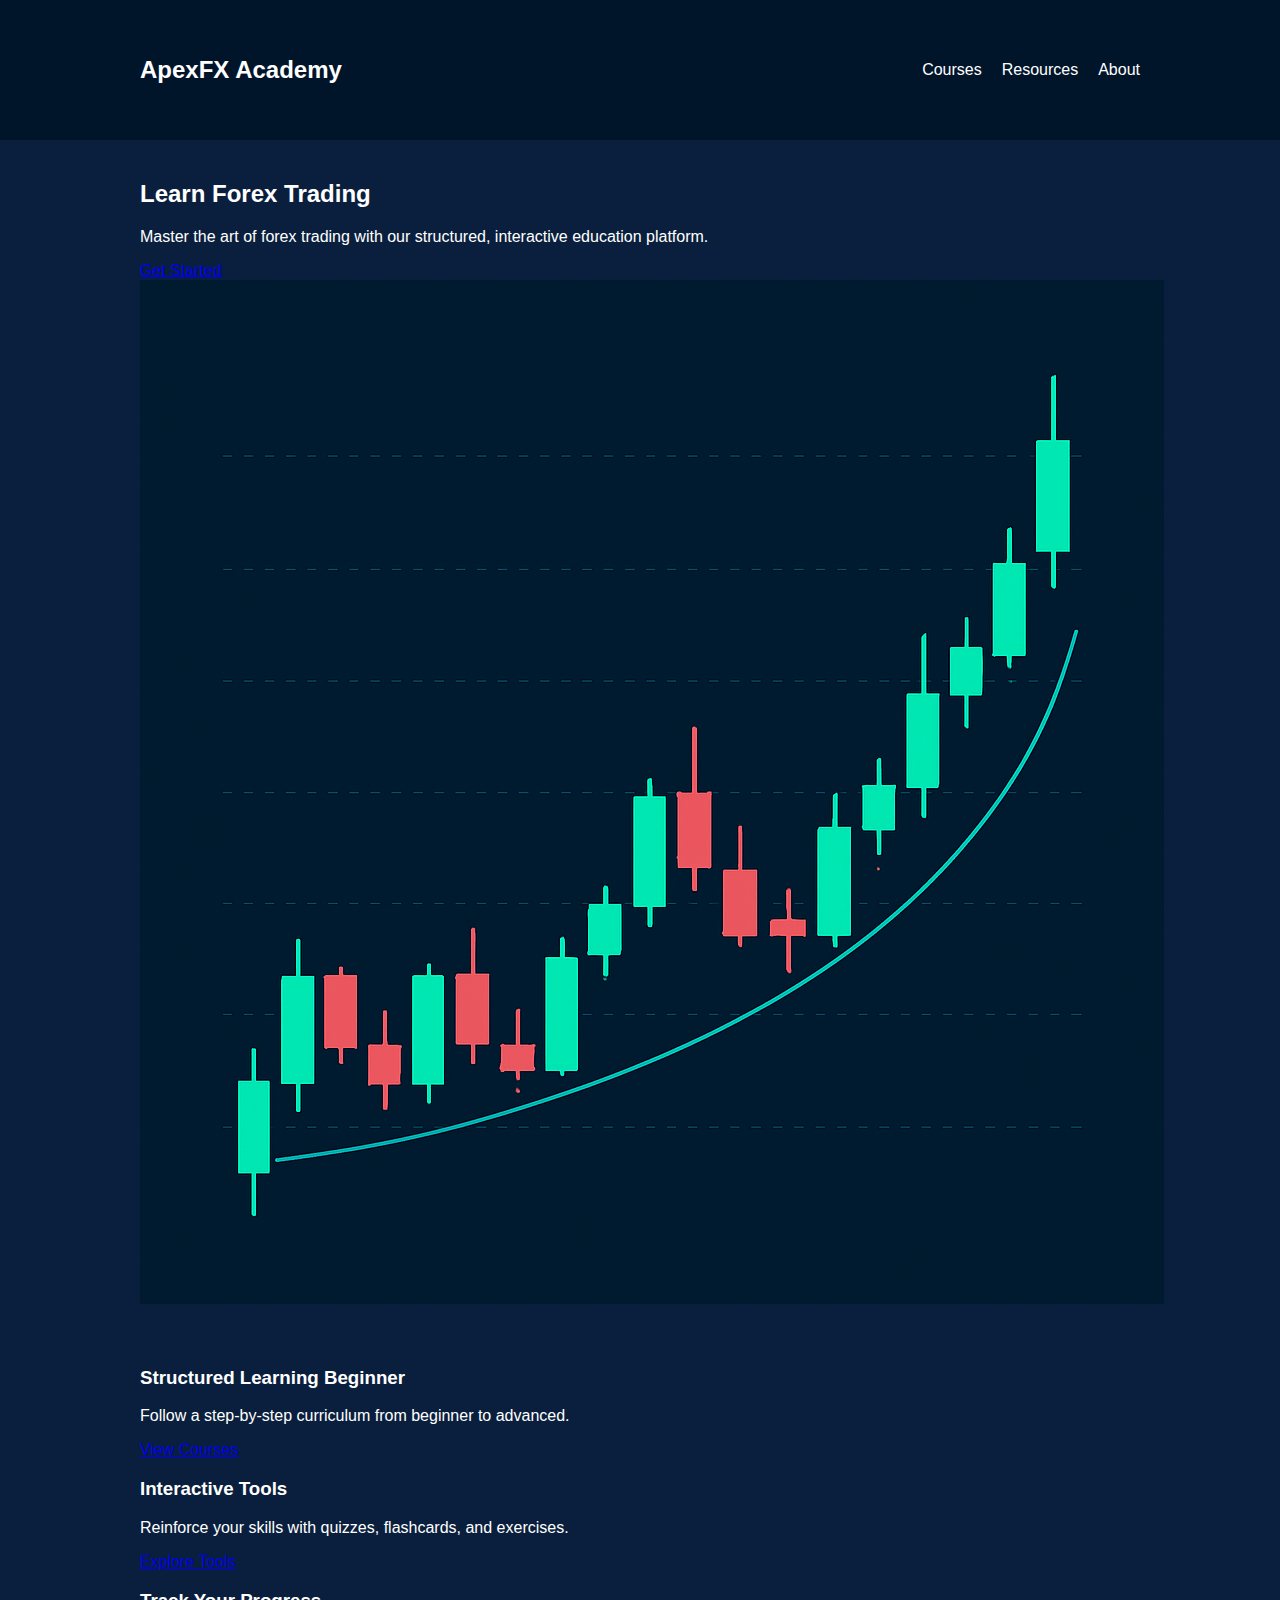
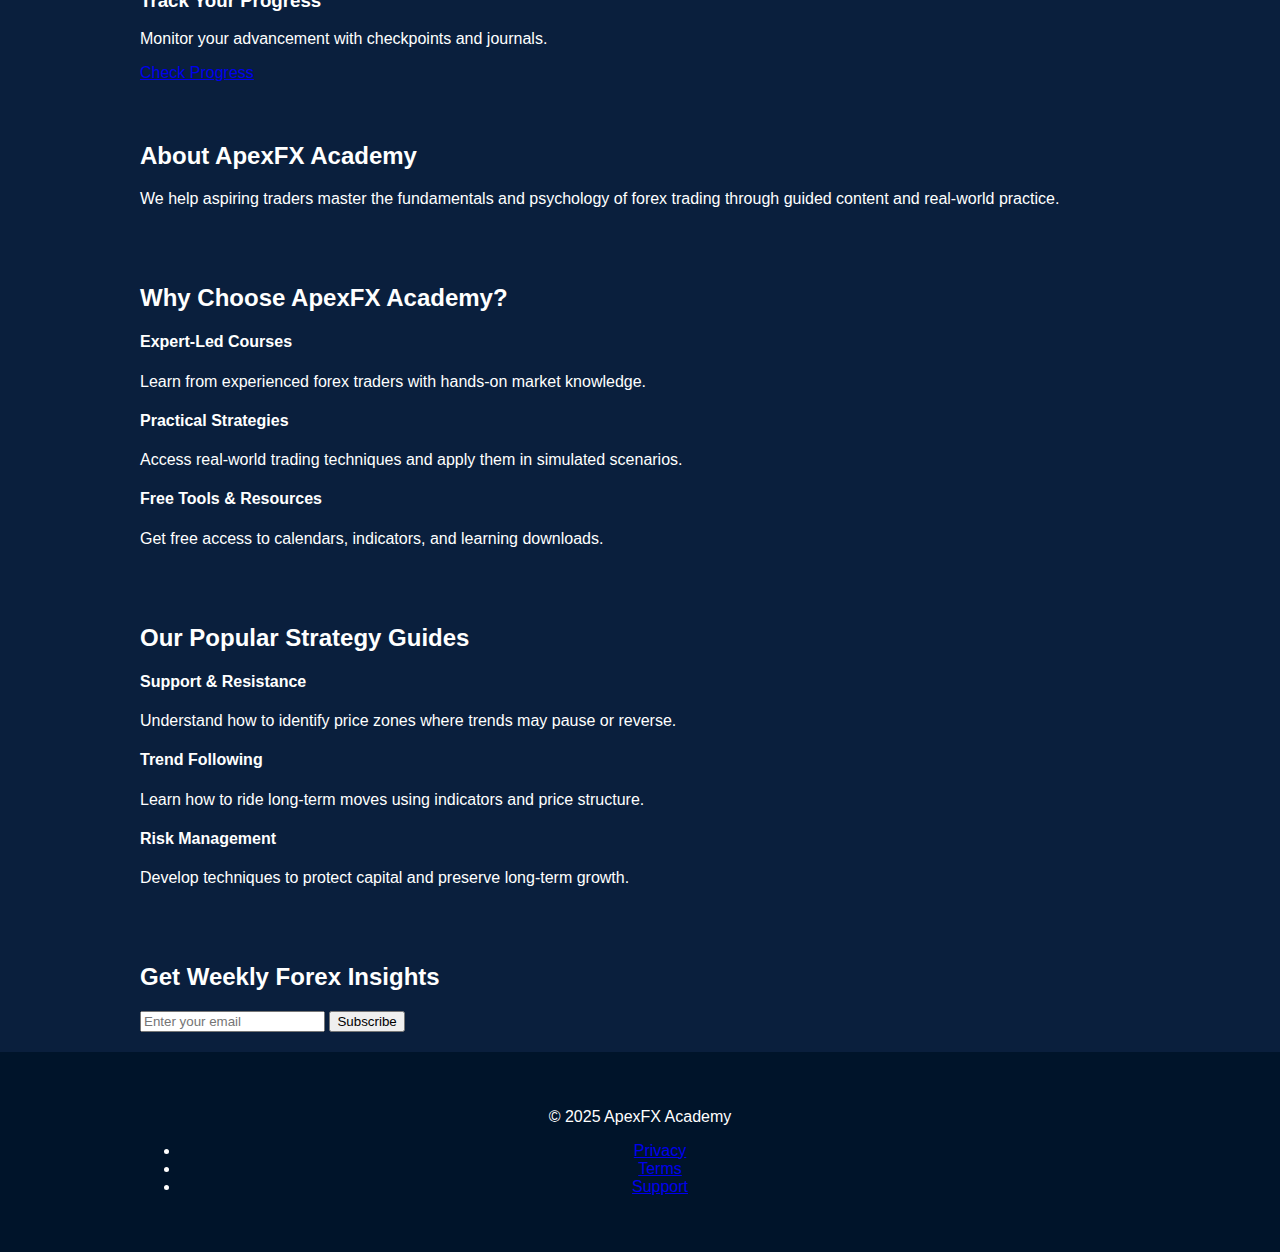
<file: index.html>
<!DOCTYPE html>
<html lang="en">
<head>
  <meta charset="UTF-8" />
  <meta name="viewport" content="width=device-width, initial-scale=1.0"/>
  <title>ApexFX Academy</title>
  <link rel="stylesheet" href="style.css" />
</head>
<body>

<header>
  <div class="container header-content">
    <h1 class="logo">ApexFX Academy</h1>
    <nav>
      <ul class="nav-links">
        <li><a href="#">Courses</a></li>
        <li><a href="#">Resources</a></li>
        <li><a href="#">About</a></li>
      </ul>
    </nav>
  </div>
</header>

<section class="hero">
  <div class="container hero-content">
    <div class="hero-text">
      <h2>Learn Forex Trading</h2>
      <p>Master the art of forex trading with our structured, interactive education platform.</p>
      <a href="beginner.html" class="btn-primary">Get Started</a>
    </div>
    <div class="hero-chart">
      <img src="images/chart-placeholder.png" />
    </div>
  </div>
</section>

<section class="features container">
  <div class="feature">
    <h3>Structured Learning <span class="badge">Beginner</span></h3>
    <p>Follow a step-by-step curriculum from beginner to advanced.</p>
    <a href="beginner.html" class="btn-secondary">View Courses</a>
  </div>
  <div class="feature">
    <h3>Interactive Tools</h3>
    <p>Reinforce your skills with quizzes, flashcards, and exercises.</p>
    <a href="#" class="btn-secondary">Explore Tools</a>
  </div>
  <div class="feature">
    <h3>Track Your Progress</h3>
    <p>Monitor your advancement with checkpoints and journals.</p>
    <a href="#" class="btn-secondary">Check Progress</a>
  </div>
</section>

<section class="about container">
  <h2>About ApexFX Academy</h2>
  <p>We help aspiring traders master the fundamentals and psychology of forex trading through guided content and real-world practice.</p>
</section>

<section class="why-choose container">
  <h2>Why Choose ApexFX Academy?</h2>
  <div class="why-grid">
    <div class="why-card">
      <h4>Expert-Led Courses</h4>
      <p>Learn from experienced forex traders with hands-on market knowledge.</p>
    </div>
    <div class="why-card">
      <h4>Practical Strategies</h4>
      <p>Access real-world trading techniques and apply them in simulated scenarios.</p>
    </div>
    <div class="why-card">
      <h4>Free Tools & Resources</h4>
      <p>Get free access to calendars, indicators, and learning downloads.</p>
    </div>
  </div>
</section>


<section class="strategy-guides container">
  <h2>Our Popular Strategy Guides</h2>
  <div class="strategy-grid">
    <div class="strategy-card">
      <h4>Support & Resistance</h4>
      <p>Understand how to identify price zones where trends may pause or reverse.</p>
    </div>
    <div class="strategy-card">
      <h4>Trend Following</h4>
      <p>Learn how to ride long-term moves using indicators and price structure.</p>
    </div>
    <div class="strategy-card">
      <h4>Risk Management</h4>
      <p>Develop techniques to protect capital and preserve long-term growth.</p>
    </div>
  </div>
</section>

<section class="newsletter container">
  <h2>Get Weekly Forex Insights</h2>
  <form>
    <input type="email" placeholder="Enter your email" required />
    <button type="submit" class="btn-primary">Subscribe</button>
  </form>
</section>

<footer>
  <div class="container footer-content">
    <p>© 2025 ApexFX Academy</p>
    <ul>
      <li><a href="#">Privacy</a></li>
      <li><a href="#">Terms</a></li>
      <li><a href="#">Support</a></li>
    </ul>
  </div>
</footer>

</body>
</html>
</file>
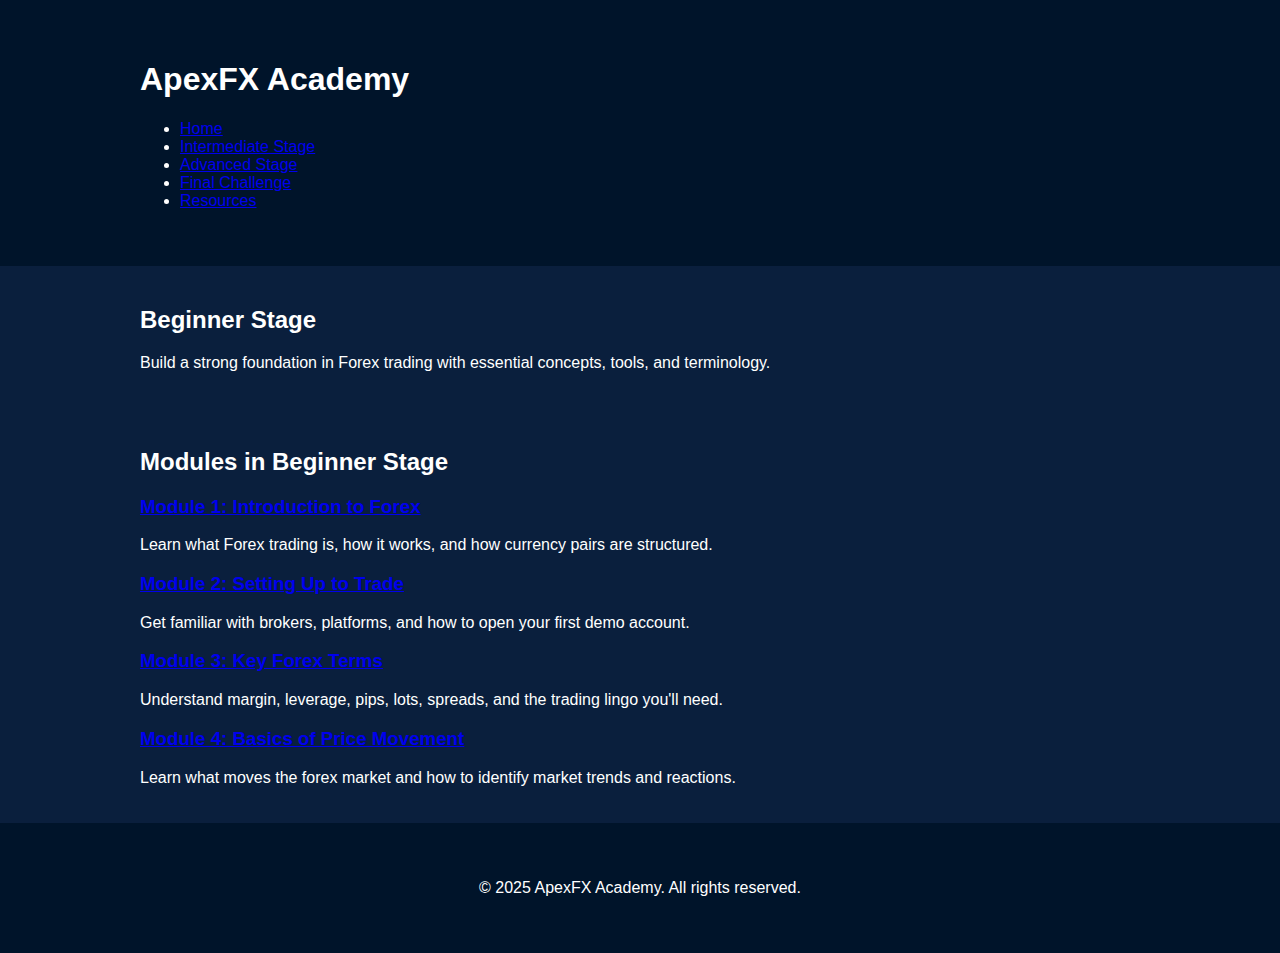
<file: beginner.html>
<!DOCTYPE html>
<html lang="en">
<head>
  <meta charset="UTF-8">
  <meta name="viewport" content="width=device-width, initial-scale=1">
  <title>Beginner Stage - ApexFX Academy</title>
  <link rel="stylesheet" href="style.css">
</head>
<body>

<header>
  <div class="container">
    <h1>ApexFX Academy</h1>
    <nav>
      <ul>
        <li><a href="index.html">Home</a></li>
        <li><a href="intermediate.html">Intermediate Stage</a></li>
        <li><a href="advanced.html">Advanced Stage</a></li>
        <li><a href="final-challenge.html">Final Challenge</a></li>
        <li><a href="resources.html">Resources</a></li>
      </ul>
    </nav>
  </div>
</header>

<main>
  <section class="hero">
    <div class="container">
      <h2>Beginner Stage</h2>
      <p>Build a strong foundation in Forex trading with essential concepts, tools, and terminology.</p>
    </div>
  </section>

  <section class="modules">
    <div class="container">
      <h2>Modules in Beginner Stage</h2>
      <div class="module-cards">
        <div class="module-card">
          <h3><a href="module1.html">Module 1: Introduction to Forex</a></h3>
          <p>Learn what Forex trading is, how it works, and how currency pairs are structured.</p>
        </div>
        <div class="module-card">
          <h3><a href="module2.html">Module 2: Setting Up to Trade</a></h3>
          <p>Get familiar with brokers, platforms, and how to open your first demo account.</p>
        </div>
        <div class="module-card">
          <h3><a href="module3.html">Module 3: Key Forex Terms</a></h3>
          <p>Understand margin, leverage, pips, lots, spreads, and the trading lingo you'll need.</p>
        </div>
        <div class="module-card">
          <h3><a href="module4.html">Module 4: Basics of Price Movement</a></h3>
          <p>Learn what moves the forex market and how to identify market trends and reactions.</p>
        </div>
      </div>
    </div>
  </section>
</main>

<footer>
  <div class="container">
    <p>© 2025 ApexFX Academy. All rights reserved.</p>
  </div>
</footer>

</body>
</html>
</file>
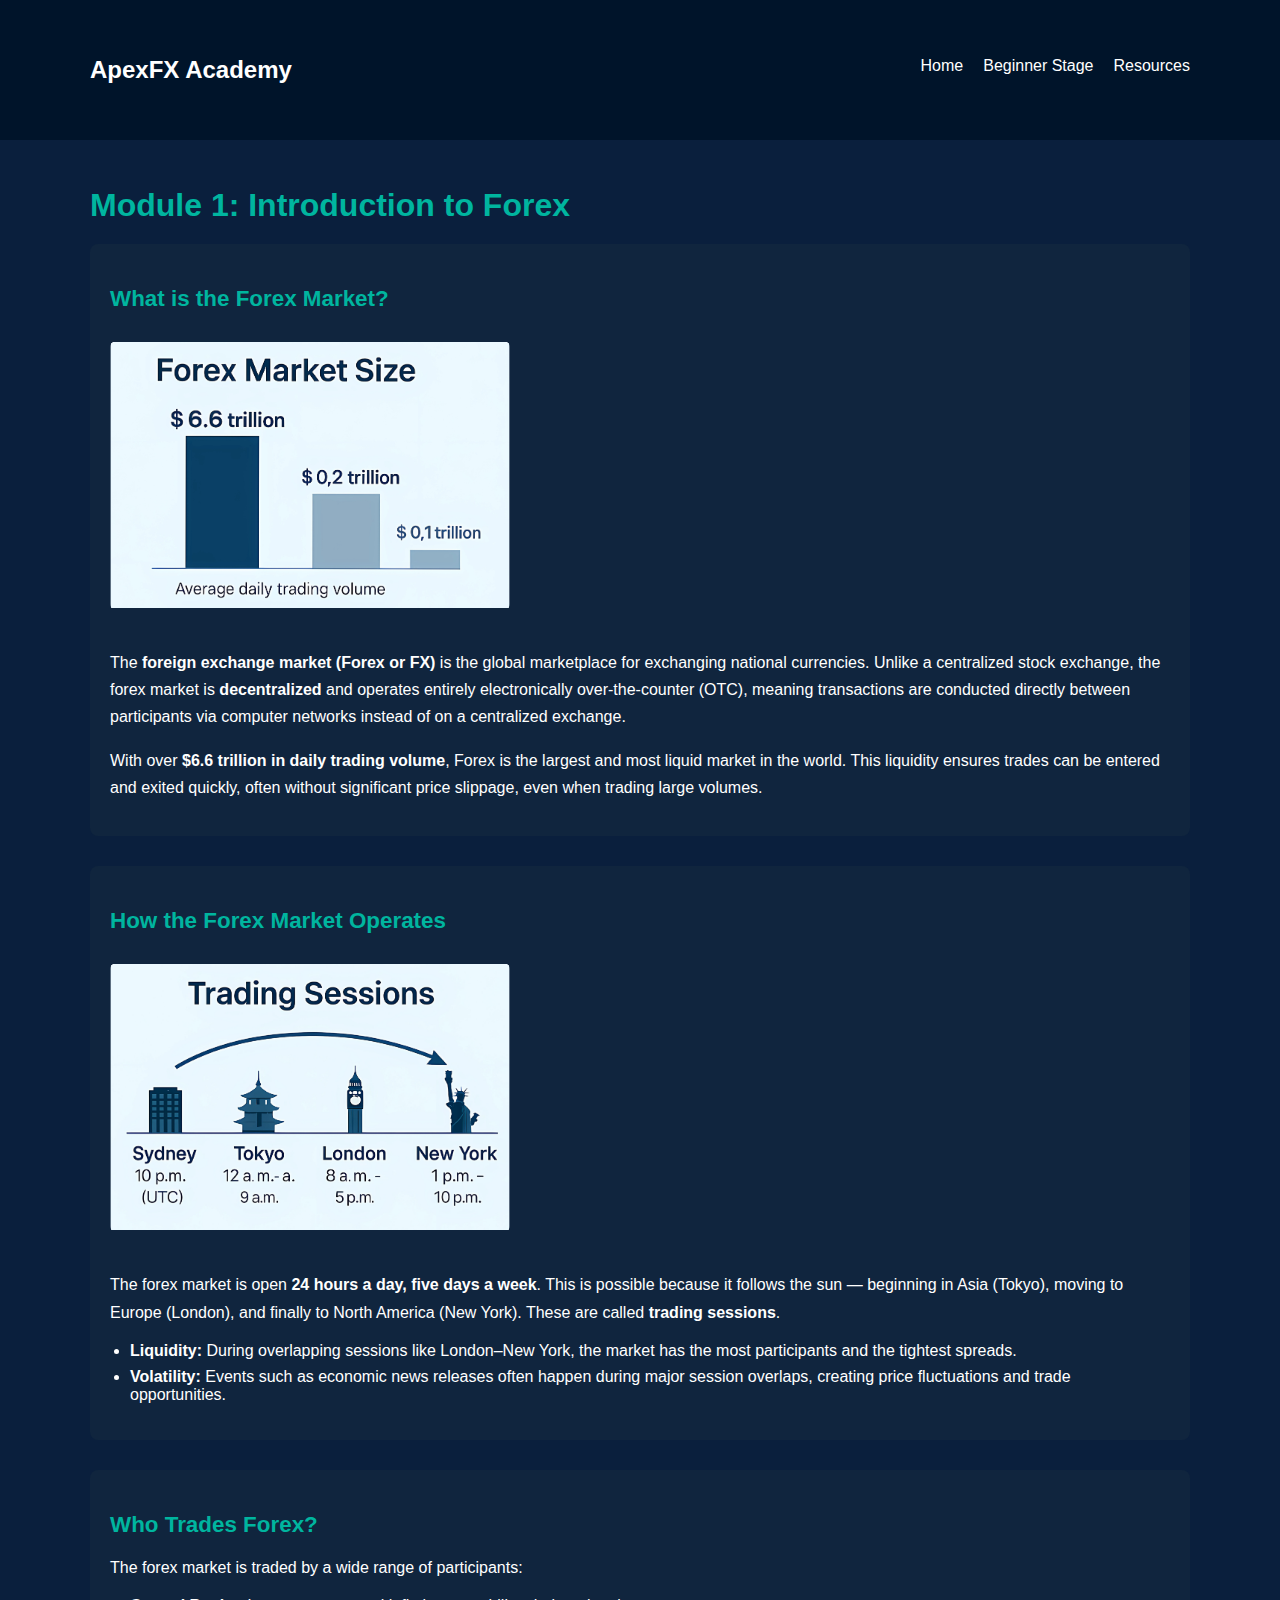
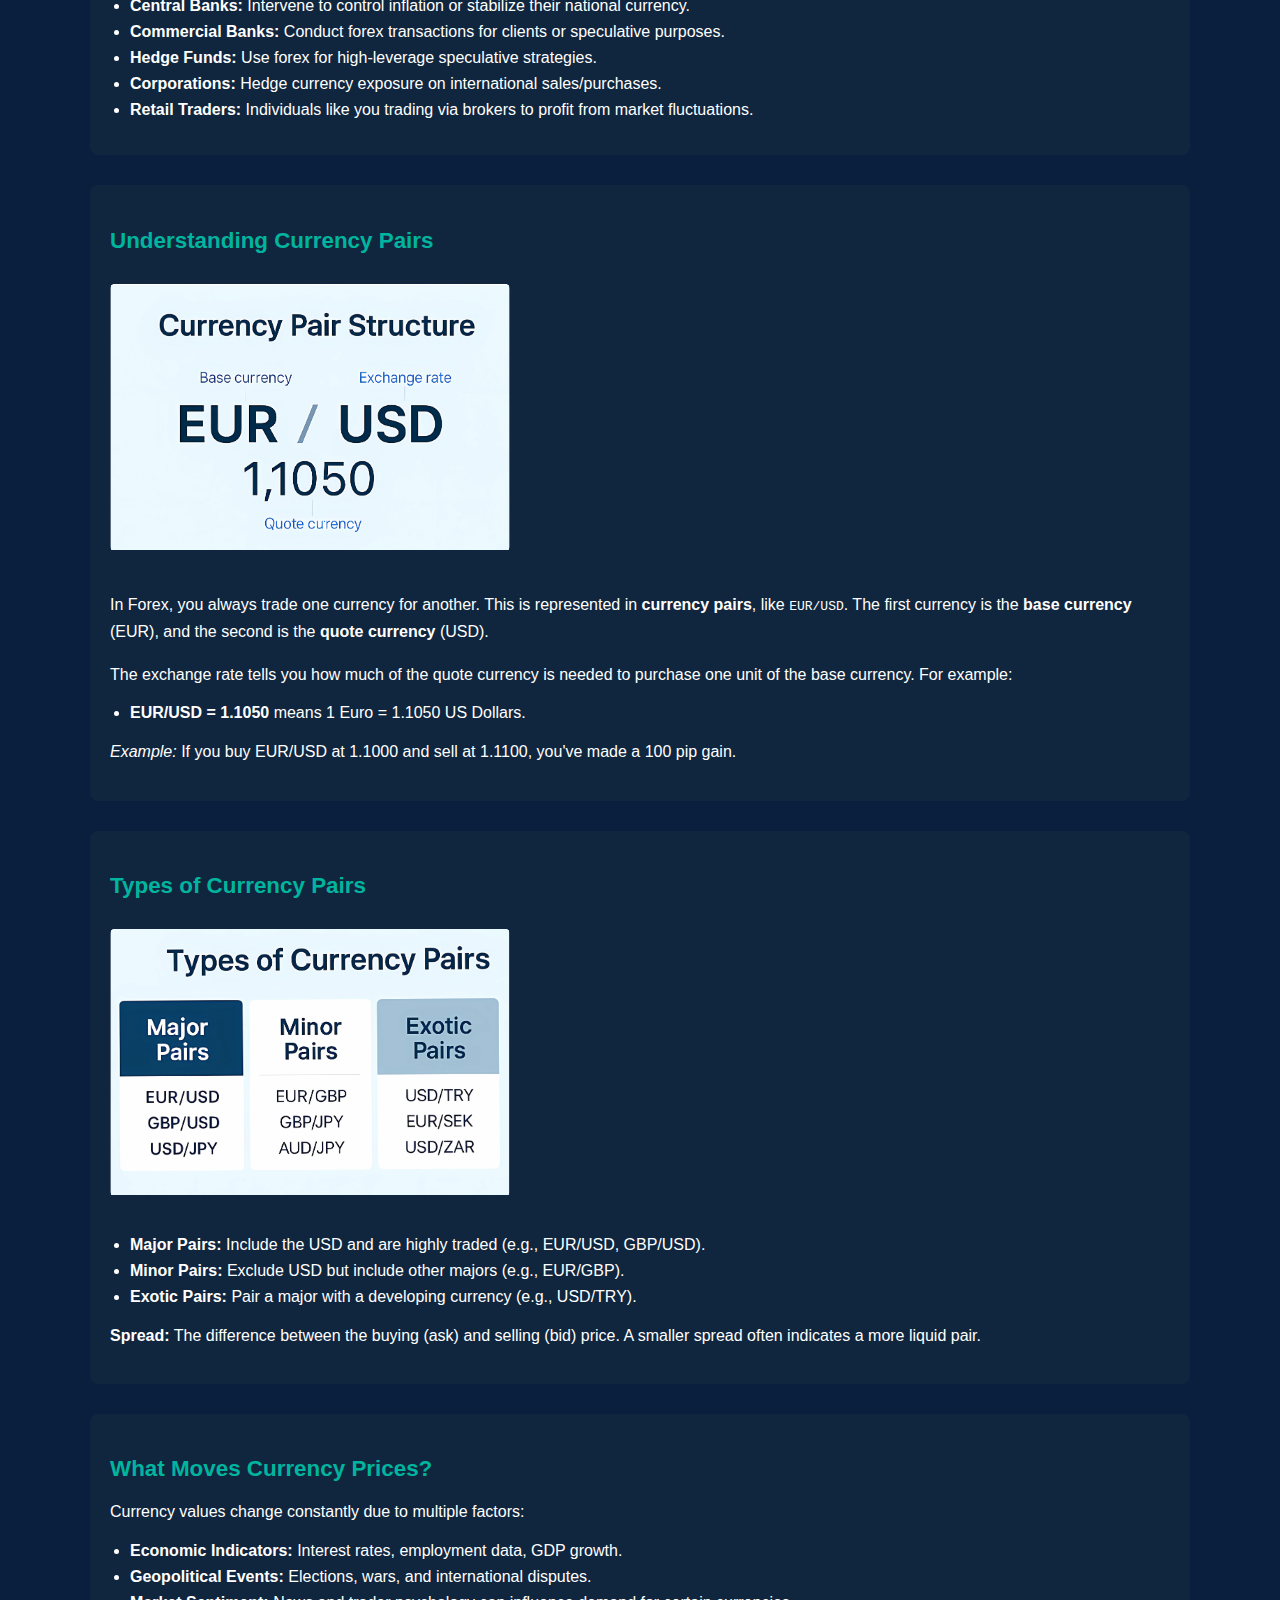
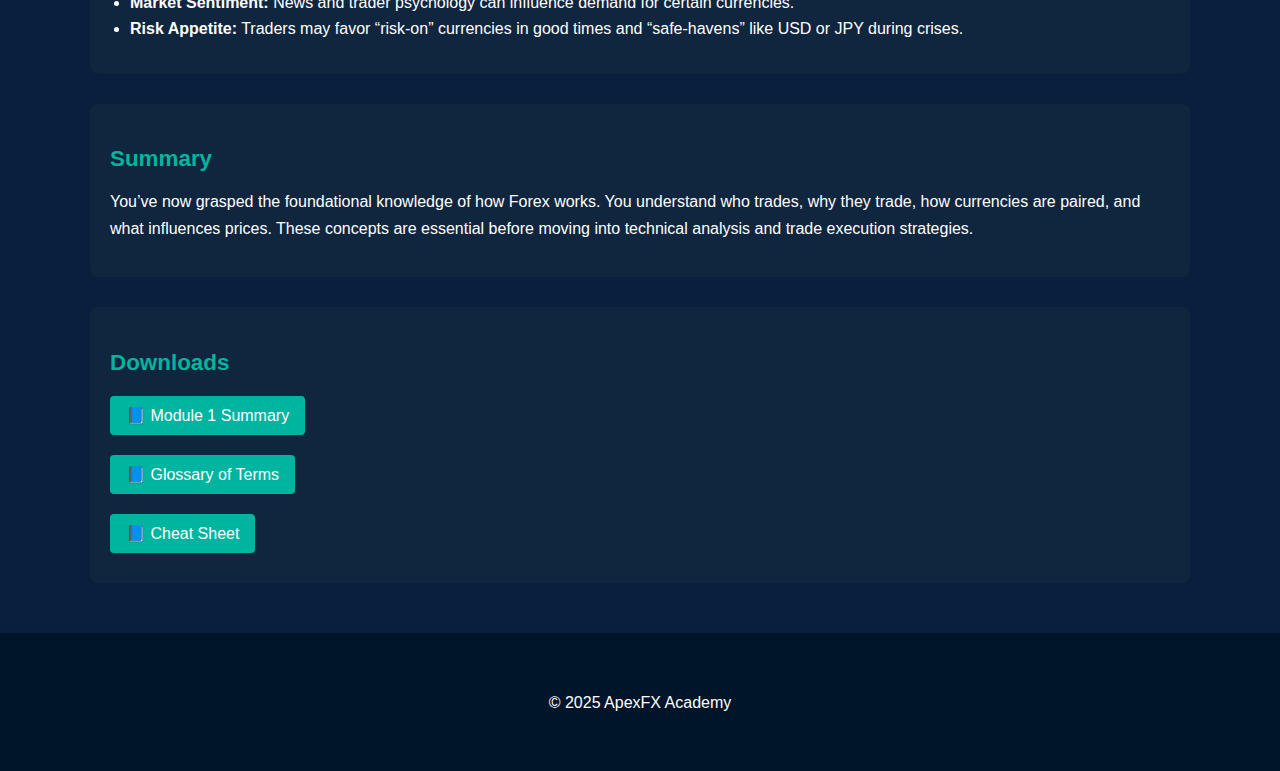
<file: module1.html>
<!DOCTYPE html>
<html lang="en">
<head>
  <meta charset="UTF-8" />
  <meta name="viewport" content="width=device-width, initial-scale=1.0"/>
  <title>Module 1: Introduction to Forex - ApexFX Academy</title>
  <link rel="stylesheet" href="style.css" />
  <style>
    body { background: #0A1F3D; color: white; font-family: 'Poppins', sans-serif; margin: 0; }
    .container { width: 90%; max-width: 1100px; margin: auto; padding: 20px; }
    section { background: #10253e; padding: 20px; border-radius: 8px; margin-bottom: 30px; }
    h2 { font-size: 2em; color: #00B59F; margin-bottom: 20px; }
    h3 { font-size: 1.4em; color: #00B59F; margin-bottom: 10px; }
    p { line-height: 1.7; margin-bottom: 15px; }
    ul { padding-left: 20px; }
    li { margin-bottom: 8px; }
    img { max-width: 100%; margin: 20px 0; border-radius: 5px; }
    a.download-link { background: #00B59F; padding: 10px 16px; border-radius: 4px; color: white; text-decoration: none; display: inline-block; margin: 10px 0; }
  </style>
</head>
<body>
<header>
  <div class="container header-content">
    <h1 class="logo">ApexFX Academy</h1>
    <nav>
      <ul class="nav-links">
        <li><a href="index.html">Home</a></li>
        <li><a href="beginner.html">Beginner Stage</a></li>
        <li><a href="resources.html">Resources</a></li>
      </ul>
    </nav>
  </div>
</header>

<main class="container">
  <h2>Module 1: Introduction to Forex</h2>

  <section>
    <h3>What is the Forex Market?</h3>
    <img src="images/market_size.svg" alt="Forex Market Size">
    <p>The <strong>foreign exchange market (Forex or FX)</strong> is the global marketplace for exchanging national currencies. Unlike a centralized stock exchange, the forex market is <strong>decentralized</strong> and operates entirely electronically over-the-counter (OTC), meaning transactions are conducted directly between participants via computer networks instead of on a centralized exchange.</p>
    <p>With over <strong>$6.6 trillion in daily trading volume</strong>, Forex is the largest and most liquid market in the world. This liquidity ensures trades can be entered and exited quickly, often without significant price slippage, even when trading large volumes.</p>
  </section>

  <section>
    <h3>How the Forex Market Operates</h3>
    <img src="images/session_timeline.svg" alt="Trading Sessions">
    <p>The forex market is open <strong>24 hours a day, five days a week</strong>. This is possible because it follows the sun — beginning in Asia (Tokyo), moving to Europe (London), and finally to North America (New York). These are called <strong>trading sessions</strong>.</p>
    <ul>
      <li><strong>Liquidity:</strong> During overlapping sessions like London–New York, the market has the most participants and the tightest spreads.</li>
      <li><strong>Volatility:</strong> Events such as economic news releases often happen during major session overlaps, creating price fluctuations and trade opportunities.</li>
    </ul>
  </section>

  <section>
    <h3>Who Trades Forex?</h3>
    <p>The forex market is traded by a wide range of participants:</p>
    <ul>
      <li><strong>Central Banks:</strong> Intervene to control inflation or stabilize their national currency.</li>
      <li><strong>Commercial Banks:</strong> Conduct forex transactions for clients or speculative purposes.</li>
      <li><strong>Hedge Funds:</strong> Use forex for high-leverage speculative strategies.</li>
      <li><strong>Corporations:</strong> Hedge currency exposure on international sales/purchases.</li>
      <li><strong>Retail Traders:</strong> Individuals like you trading via brokers to profit from market fluctuations.</li>
    </ul>
  </section>

  <section>
    <h3>Understanding Currency Pairs</h3>
    <img src="images/pair_structure.svg" alt="Currency Pair Structure">
    <p>In Forex, you always trade one currency for another. This is represented in <strong>currency pairs</strong>, like <code>EUR/USD</code>. The first currency is the <strong>base currency</strong> (EUR), and the second is the <strong>quote currency</strong> (USD).</p>
    <p>The exchange rate tells you how much of the quote currency is needed to purchase one unit of the base currency. For example:</p>
    <ul>
      <li><strong>EUR/USD = 1.1050</strong> means 1 Euro = 1.1050 US Dollars.</li>
    </ul>
    <p><em>Example:</em> If you buy EUR/USD at 1.1000 and sell at 1.1100, you've made a 100 pip gain.</p>
  </section>

  <section>
    <h3>Types of Currency Pairs</h3>
    <img src="images/pair_types.svg" alt="Types of Currency Pairs">
    <ul>
      <li><strong>Major Pairs:</strong> Include the USD and are highly traded (e.g., EUR/USD, GBP/USD).</li>
      <li><strong>Minor Pairs:</strong> Exclude USD but include other majors (e.g., EUR/GBP).</li>
      <li><strong>Exotic Pairs:</strong> Pair a major with a developing currency (e.g., USD/TRY).</li>
    </ul>
    <p><strong>Spread:</strong> The difference between the buying (ask) and selling (bid) price. A smaller spread often indicates a more liquid pair.</p>
  </section>

  <section>
    <h3>What Moves Currency Prices?</h3>
    <p>Currency values change constantly due to multiple factors:</p>
    <ul>
      <li><strong>Economic Indicators:</strong> Interest rates, employment data, GDP growth.</li>
      <li><strong>Geopolitical Events:</strong> Elections, wars, and international disputes.</li>
      <li><strong>Market Sentiment:</strong> News and trader psychology can influence demand for certain currencies.</li>
      <li><strong>Risk Appetite:</strong> Traders may favor “risk-on” currencies in good times and “safe-havens” like USD or JPY during crises.</li>
    </ul>
  </section>

  <section>
    <h3>Summary</h3>
    <p>You’ve now grasped the foundational knowledge of how Forex works. You understand who trades, why they trade, how currencies are paired, and what influences prices. These concepts are essential before moving into technical analysis and trade execution strategies.</p>
  </section>

  <section class="downloads">
    <h3>Downloads</h3>
    <a class="download-link" href="downloads/Module1_Summary.pdf" download>📘 Module 1 Summary</a><br>
    <a class="download-link" href="downloads/Module1_Glossary.pdf" download>📘 Glossary of Terms</a><br>
    <a class="download-link" href="downloads/Module1_CheatSheet.pdf" download>📘 Cheat Sheet</a>
  </section>
</main>

<footer>
  <div class="container footer-content">
    <p>© 2025 ApexFX Academy</p>
  </div>
</footer>
</body>
</html>
</file>
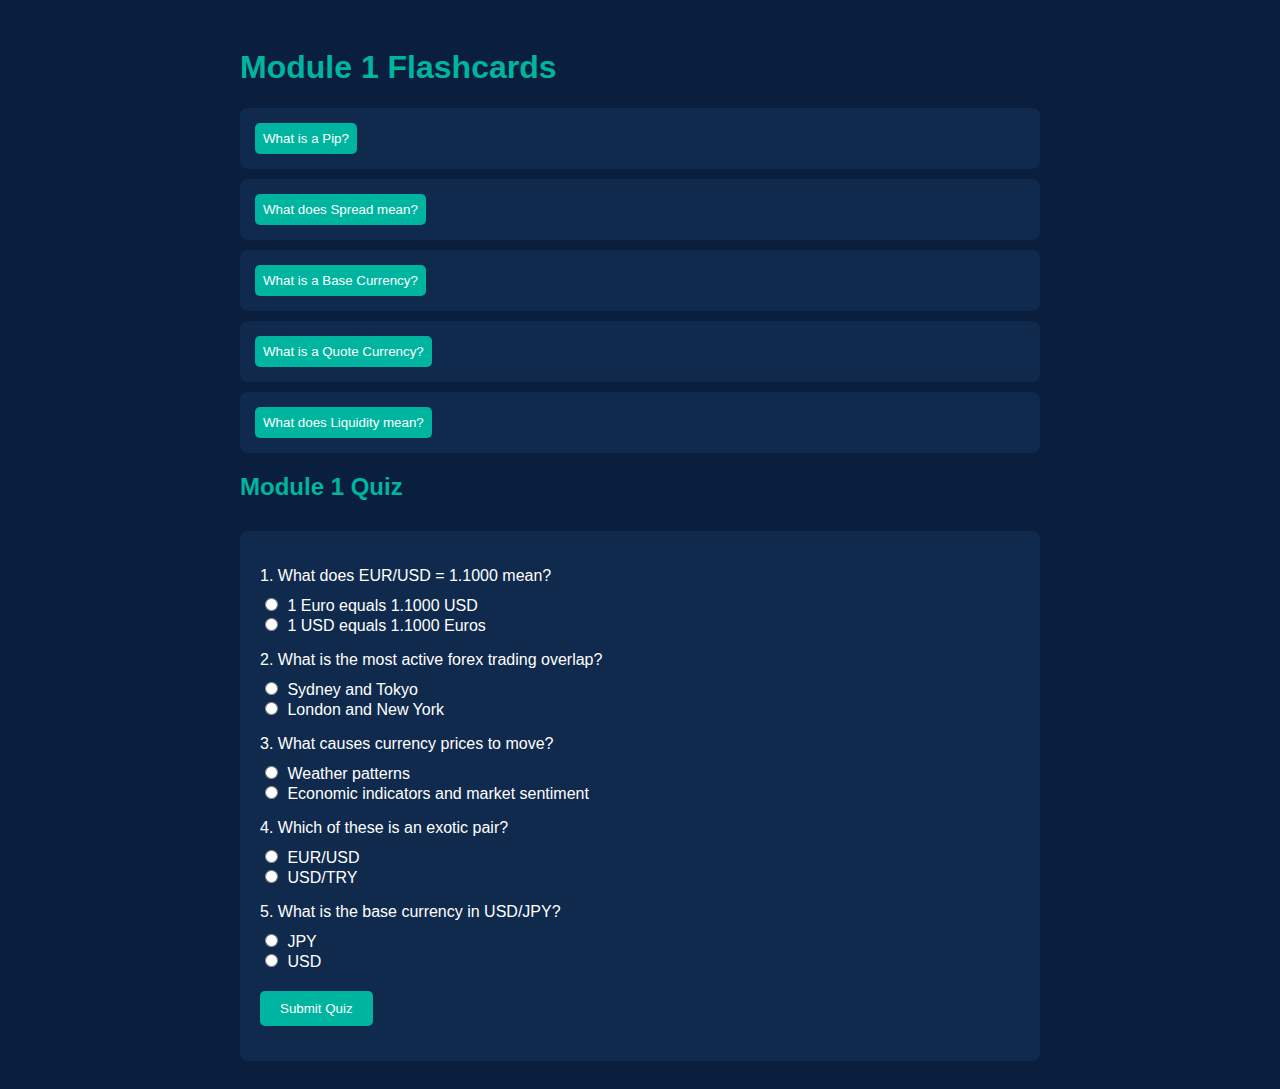
<file: module1_quiz_flashcards.html>
<!DOCTYPE html>
<html lang="en">
<head>
  <meta charset="UTF-8">
  <title>Module 1 Quiz & Flashcards - ApexFX Academy</title>
  <style>
    body { font-family: Arial, sans-serif; background: #0A1F3D; color: white; padding: 20px; }
    .container { max-width: 800px; margin: auto; }
    h1, h2 { color: #00B59F; }
    .flashcard { background: #102a4d; padding: 15px; margin-bottom: 10px; border-radius: 8px; }
    .flashcard button { background: #00B59F; color: white; padding: 8px; border: none; cursor: pointer; border-radius: 5px; }
    .flashcard p { display: none; margin-top: 10px; color: #cceeff; }
    .quiz { background: #102a4d; padding: 20px; margin-top: 30px; border-radius: 8px; }
    .quiz p { margin-bottom: 10px; }
    .quiz input { margin-right: 5px; }
    .btn-submit { margin-top: 20px; background: #00B59F; color: white; padding: 10px 20px; border: none; border-radius: 5px; cursor: pointer; }
    #quizResult { margin-top: 15px; font-weight: bold; }
  </style>
</head>
<body>
  <div class="container">
    <h1>Module 1 Flashcards</h1>
    <div class="flashcard">
      <button onclick="this.nextElementSibling.style.display='block'">What is a Pip?</button>
      <p>A pip is the smallest price movement in forex, typically 0.0001 for most pairs.</p>
    </div>
    <div class="flashcard">
      <button onclick="this.nextElementSibling.style.display='block'">What does Spread mean?</button>
      <p>Spread is the difference between the bid and ask price in a currency pair.</p>
    </div>
    <div class="flashcard">
      <button onclick="this.nextElementSibling.style.display='block'">What is a Base Currency?</button>
      <p>The first currency in a pair; in EUR/USD, it's EUR.</p>
    </div>
    <div class="flashcard">
      <button onclick="this.nextElementSibling.style.display='block'">What is a Quote Currency?</button>
      <p>The second currency in a pair; in EUR/USD, it's USD.</p>
    </div>
    <div class="flashcard">
      <button onclick="this.nextElementSibling.style.display='block'">What does Liquidity mean?</button>
      <p>Liquidity is how easily an asset can be bought or sold without affecting its price.</p>
    </div>

    <h2>Module 1 Quiz</h2>
    <form class="quiz" onsubmit="return checkQuiz();">
      <p>1. What does EUR/USD = 1.1000 mean?</p>
      <label><input type="radio" name="q1" value="a"> 1 Euro equals 1.1000 USD</label><br>
      <label><input type="radio" name="q1" value="b"> 1 USD equals 1.1000 Euros</label><br>

      <p>2. What is the most active forex trading overlap?</p>
      <label><input type="radio" name="q2" value="a"> Sydney and Tokyo</label><br>
      <label><input type="radio" name="q2" value="b"> London and New York</label><br>

      <p>3. What causes currency prices to move?</p>
      <label><input type="radio" name="q3" value="a"> Weather patterns</label><br>
      <label><input type="radio" name="q3" value="b"> Economic indicators and market sentiment</label><br>

      <p>4. Which of these is an exotic pair?</p>
      <label><input type="radio" name="q4" value="a"> EUR/USD</label><br>
      <label><input type="radio" name="q4" value="b"> USD/TRY</label><br>

      <p>5. What is the base currency in USD/JPY?</p>
      <label><input type="radio" name="q5" value="a"> JPY</label><br>
      <label><input type="radio" name="q5" value="b"> USD</label><br>

      <button type="submit" class="btn-submit">Submit Quiz</button>
      <p id="quizResult"></p>
    </form>
  </div>

  <script>
    function checkQuiz() {
      const answers = {
        q1: "a",
        q2: "b",
        q3: "b",
        q4: "b",
        q5: "b"
      };
      let score = 0;
      for (const [q, ans] of Object.entries(answers)) {
        const selected = document.querySelector(`input[name="${q}"]:checked`);
        if (selected && selected.value === ans) score++;
      }
      document.getElementById("quizResult").innerText = `You scored ${score}/5`;
      return false;
    }
  </script>
</body>
</html>
</file>
<file: style.css>
body {
  font-family: 'Poppins', sans-serif;
  background: #0A1F3D;
  color: white;
  margin: 0;
}
.container {
  width: 90%;
  max-width: 1000px;
  margin: auto;
  padding: 20px;
}
header {
  background: #00142a;
  padding: 20px 0;
}
.header-content {
  display: flex;
  justify-content: space-between;
  align-items: center;
}
.logo {
  font-size: 1.5rem;
  color: white;
}
.nav-links {
  list-style: none;
  display: flex;
  gap: 20px;
}
.nav-links a {
  color: white;
  text-decoration: none;
  font-weight: 500;
}
.lesson-content section {
  margin-bottom: 40px;
}
.lesson-content h3 {
  color: #00B59F;
  margin-bottom: 10px;
}
.lesson-content p, .lesson-content ul {
  line-height: 1.6;
}
.lesson-content ul {
  padding-left: 20px;
}
footer {
  background: #00142a;
  text-align: center;
  padding: 20px 0;
}
</file>
